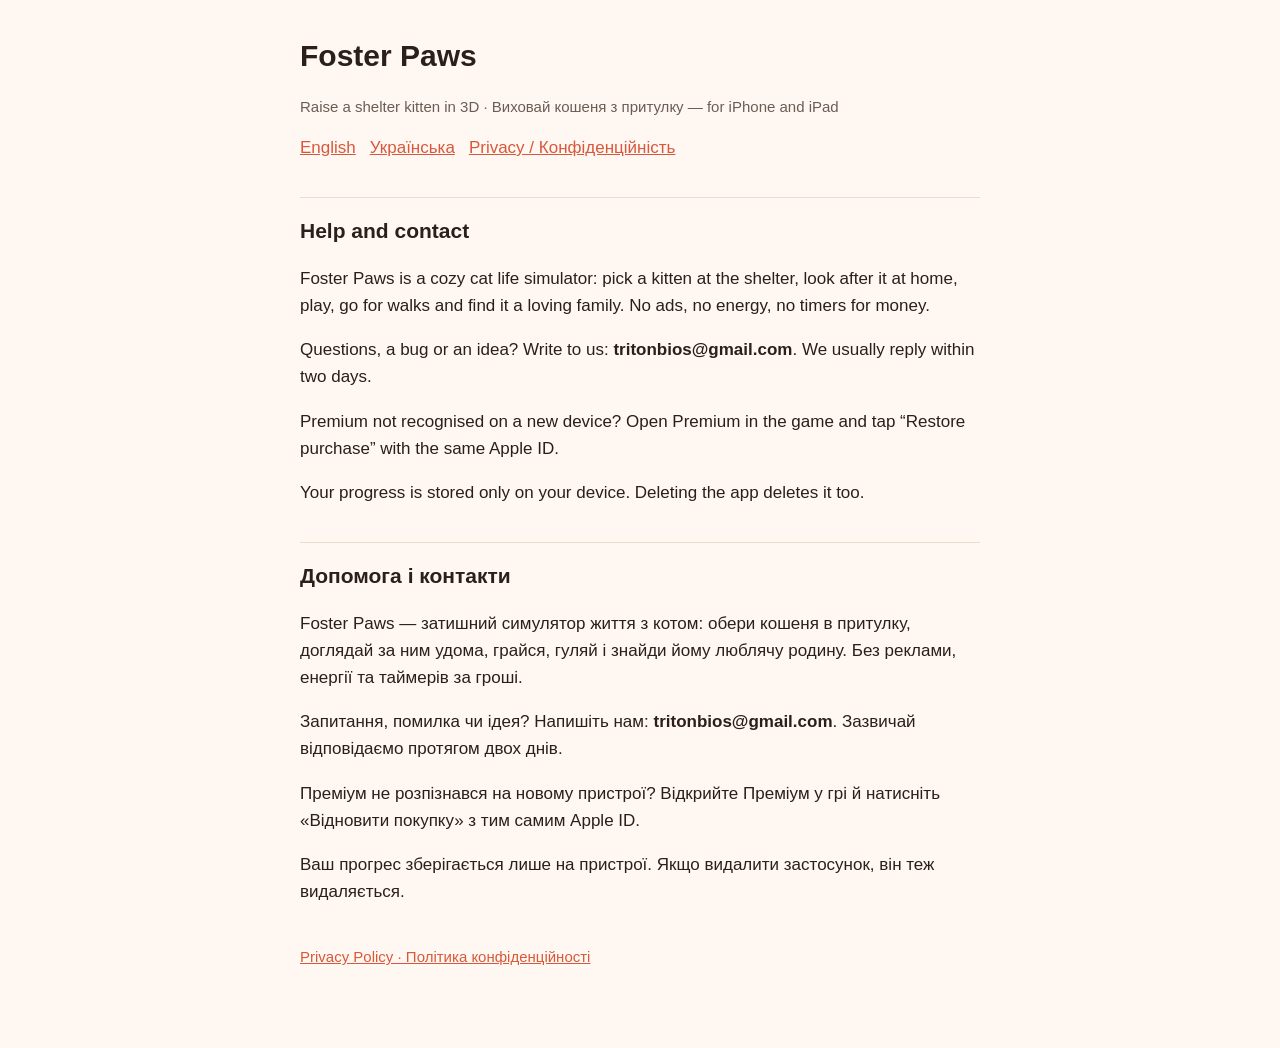
<file: index.html>
<!doctype html>
<html lang="en">
<head>
<meta charset="utf-8">
<meta name="viewport" content="width=device-width, initial-scale=1">
<title>Foster Paws – Support</title>
<link rel="stylesheet" href="style.css">
</head>
<body>
<main>
  <h1>Foster Paws</h1>
  <p class="muted">Raise a shelter kitten in 3D · Виховай кошеня з притулку — for iPhone and iPad</p>
  <nav><a href="#en">English</a><a href="#uk">Українська</a><a href="privacy.html">Privacy / Конфіденційність</a></nav>

  <h2 id="en">Help and contact</h2>
  <p>Foster Paws is a cozy cat life simulator: pick a kitten at the shelter, look after it at home, play, go for walks and find it a loving family. No ads, no energy, no timers for money.</p>
  <p>Questions, a bug or an idea? Write to us: <span class="mail">tritonbios@gmail.com</span>. We usually reply within two days.</p>
  <p>Premium not recognised on a new device? Open Premium in the game and tap “Restore purchase” with the same Apple ID.</p>
  <p>Your progress is stored only on your device. Deleting the app deletes it too.</p>

  <h2 id="uk">Допомога і контакти</h2>
  <p>Foster Paws — затишний симулятор життя з котом: обери кошеня в притулку, доглядай за ним удома, грайся, гуляй і знайди йому люблячу родину. Без реклами, енергії та таймерів за гроші.</p>
  <p>Запитання, помилка чи ідея? Напишіть нам: <span class="mail">tritonbios@gmail.com</span>. Зазвичай відповідаємо протягом двох днів.</p>
  <p>Преміум не розпізнався на новому пристрої? Відкрийте Преміум у грі й натисніть «Відновити покупку» з тим самим Apple ID.</p>
  <p>Ваш прогрес зберігається лише на пристрої. Якщо видалити застосунок, він теж видаляється.</p>

  <p class="muted" style="margin-top:40px"><a href="privacy.html">Privacy Policy · Політика конфіденційності</a></p>
</main>
</body>
</html>
</file>
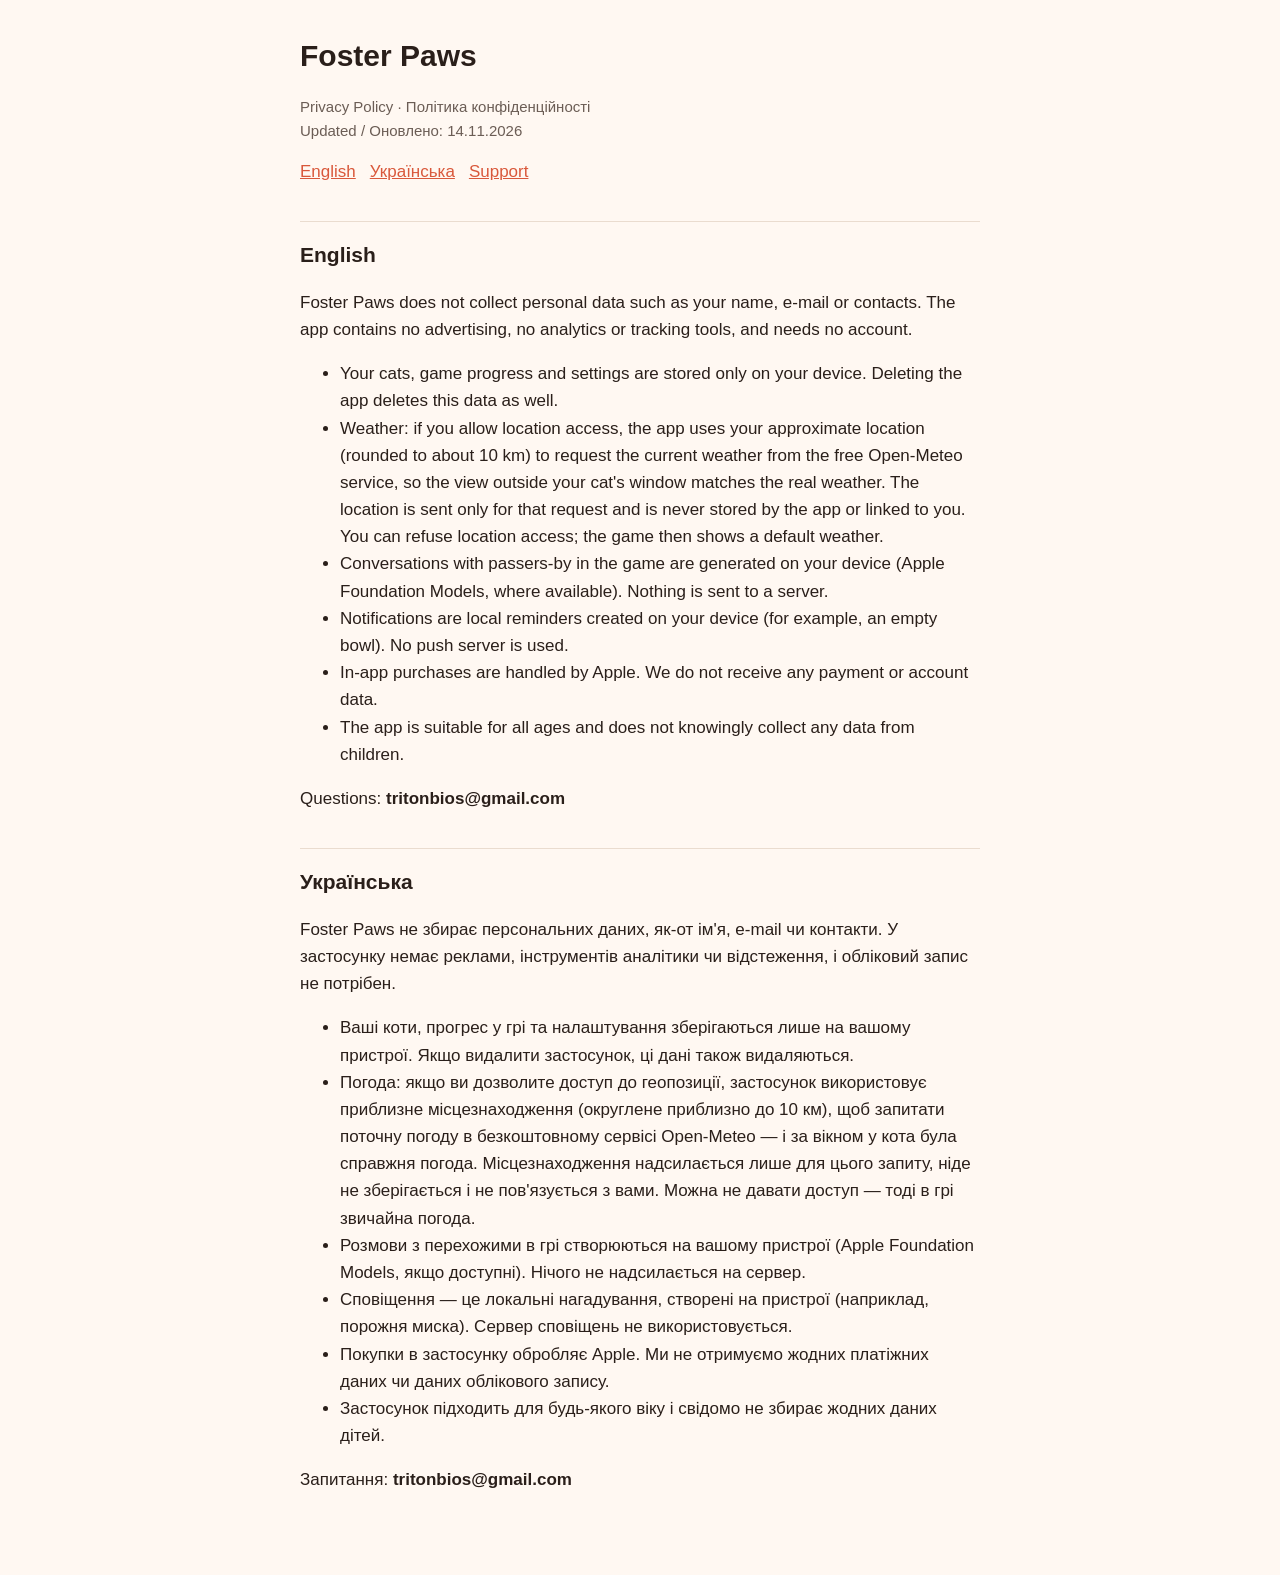
<file: privacy.html>
<!doctype html>
<html lang="en">
<head>
<meta charset="utf-8">
<meta name="viewport" content="width=device-width, initial-scale=1">
<title>Foster Paws – Privacy Policy</title>
<link rel="stylesheet" href="style.css">
</head>
<body>
<main>
  <h1>Foster Paws</h1>
  <p class="muted">Privacy Policy · Політика конфіденційності<br>Updated / Оновлено: 14.11.2026</p>
  <nav><a href="#en">English</a><a href="#uk">Українська</a><a href="index.html">Support</a></nav>

  <h2 id="en">English</h2>
  <p>Foster Paws does not collect personal data such as your name, e-mail or contacts. The app contains no advertising, no analytics or tracking tools, and needs no account.</p>
  <ul>
    <li>Your cats, game progress and settings are stored only on your device. Deleting the app deletes this data as well.</li>
    <li>Weather: if you allow location access, the app uses your approximate location (rounded to about 10 km) to request the current weather from the free Open-Meteo service, so the view outside your cat's window matches the real weather. The location is sent only for that request and is never stored by the app or linked to you. You can refuse location access; the game then shows a default weather.</li>
    <li>Conversations with passers-by in the game are generated on your device (Apple Foundation Models, where available). Nothing is sent to a server.</li>
    <li>Notifications are local reminders created on your device (for example, an empty bowl). No push server is used.</li>
    <li>In-app purchases are handled by Apple. We do not receive any payment or account data.</li>
    <li>The app is suitable for all ages and does not knowingly collect any data from children.</li>
  </ul>
  <p>Questions: <span class="mail">tritonbios@gmail.com</span></p>

  <h2 id="uk">Українська</h2>
  <p>Foster Paws не збирає персональних даних, як-от ім'я, e-mail чи контакти. У застосунку немає реклами, інструментів аналітики чи відстеження, і обліковий запис не потрібен.</p>
  <ul>
    <li>Ваші коти, прогрес у грі та налаштування зберігаються лише на вашому пристрої. Якщо видалити застосунок, ці дані також видаляються.</li>
    <li>Погода: якщо ви дозволите доступ до геопозиції, застосунок використовує приблизне місцезнаходження (округлене приблизно до 10 км), щоб запитати поточну погоду в безкоштовному сервісі Open-Meteo — і за вікном у кота була справжня погода. Місцезнаходження надсилається лише для цього запиту, ніде не зберігається і не пов'язується з вами. Можна не давати доступ — тоді в грі звичайна погода.</li>
    <li>Розмови з перехожими в грі створюються на вашому пристрої (Apple Foundation Models, якщо доступні). Нічого не надсилається на сервер.</li>
    <li>Сповіщення — це локальні нагадування, створені на пристрої (наприклад, порожня миска). Сервер сповіщень не використовується.</li>
    <li>Покупки в застосунку обробляє Apple. Ми не отримуємо жодних платіжних даних чи даних облікового запису.</li>
    <li>Застосунок підходить для будь-якого віку і свідомо не збирає жодних даних дітей.</li>
  </ul>
  <p>Запитання: <span class="mail">tritonbios@gmail.com</span></p>
</main>
</body>
</html>
</file>
<file: style.css>
:root { --bg: #fff8f2; --fg: #2a1f1a; --muted: #6b5d55; --line: #eadccf; --accent: #d9583b; }
@media (prefers-color-scheme: dark) { :root { --bg: #1b1613; --fg: #f5ece6; --muted: #b9aaa0; --line: #3a302a; --accent: #ff8a6b; } }
body { margin: 0; background: var(--bg); color: var(--fg); font: 17px/1.6 -apple-system, "Segoe UI", Roboto, sans-serif; }
main { max-width: 680px; margin: 0 auto; padding: 32px 18px 64px; }
h1 { font-size: 30px; margin: 0 0 4px; }
h2 { font-size: 21px; margin: 36px 0 8px; padding-top: 16px; border-top: 1px solid var(--line); }
.muted { color: var(--muted); font-size: 15px; }
a { color: var(--accent); }
nav a { margin-right: 14px; }
.mail { font-weight: 700; user-select: all; }
</file>
